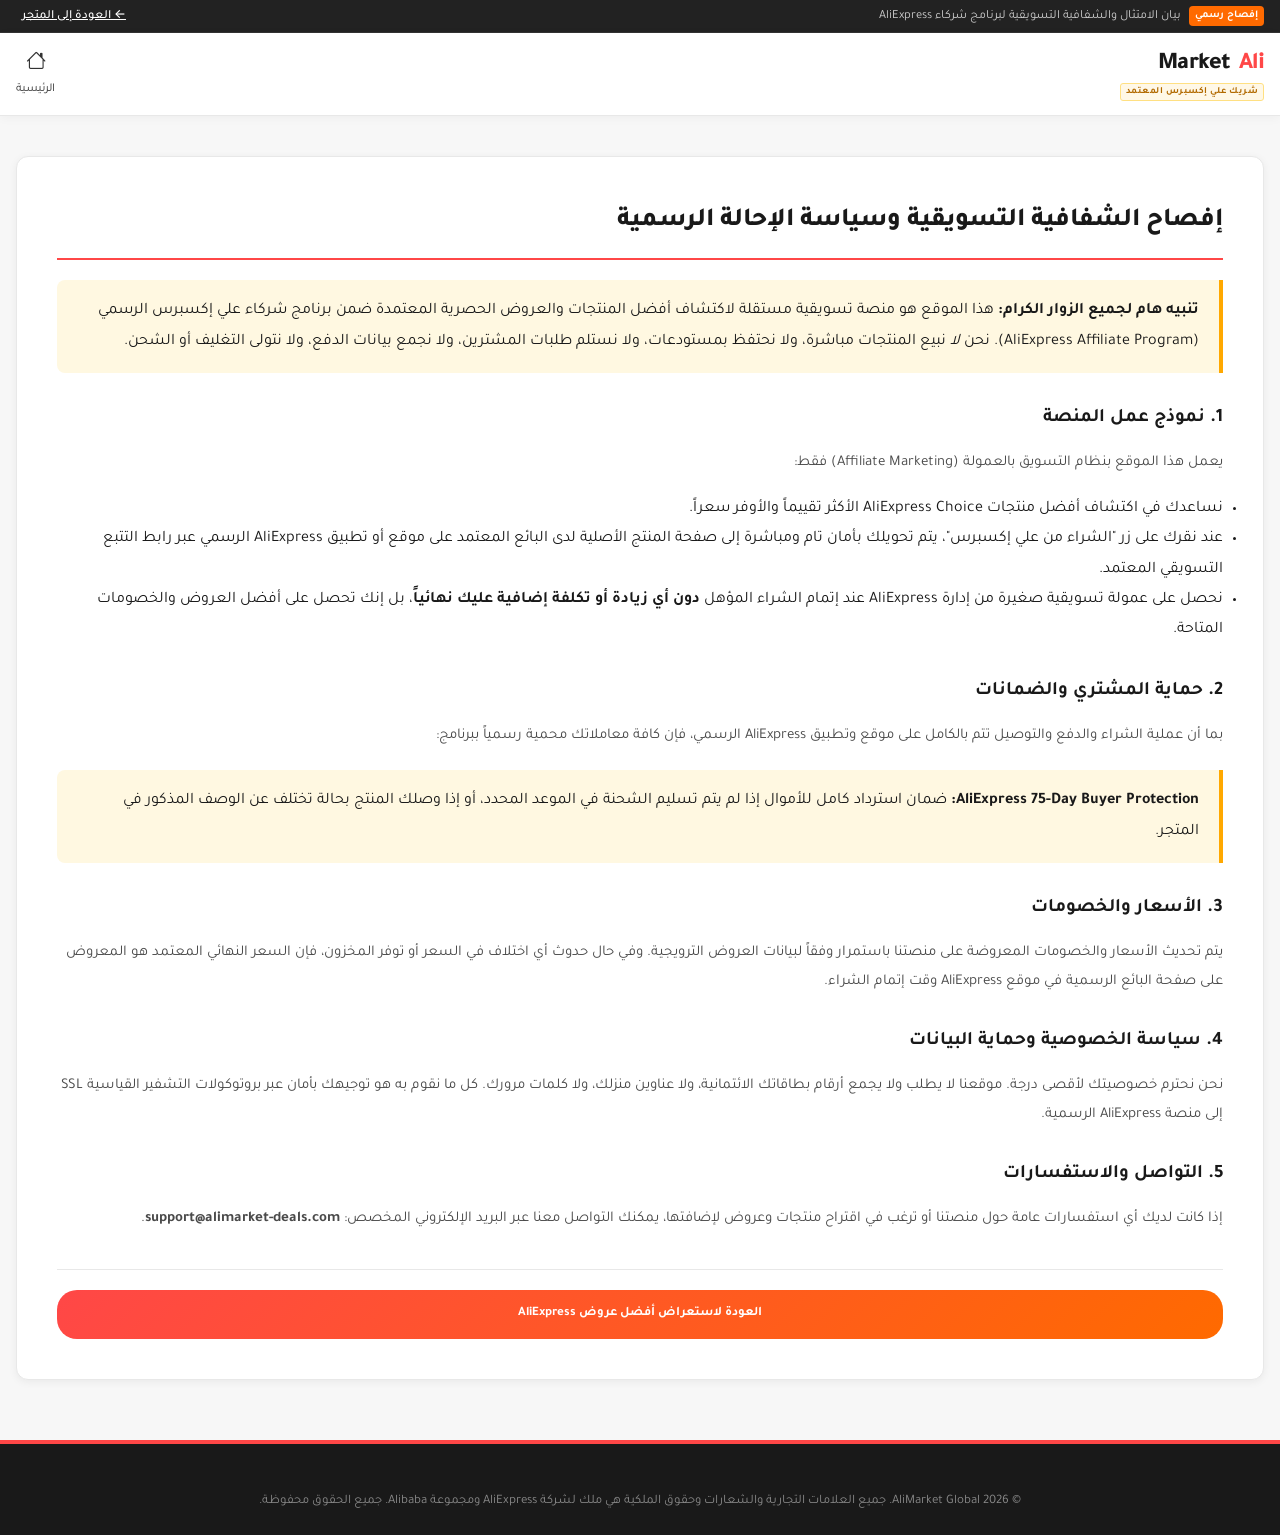
<file: privacy-affiliate-disclosure.html>
<!DOCTYPE html>
<html lang="ar" dir="rtl">
<head>
  <meta charset="UTF-8">
  <meta name="viewport" content="width=device-width, initial-scale=1.0">
  <title>إفصاح الشفافية وسياسة الإحالة التسويقية | AliMarket Global</title>

  <!-- Favicon -->
  <link rel="icon" type="image/svg+xml" href="data:image/svg+xml,<svg xmlns='http://www.w3.org/2000/svg' viewBox='0 0 100 100'><rect width='100' height='100' rx='20' fill='%23FF4747'/><text x='50%' y='68%' font-size='65' font-weight='900' fill='white' text-anchor='middle' font-family='sans-serif'>Ali</text></svg>">

  <!-- Core CSS -->
  <link rel="stylesheet" href="css/main.css">
  <link rel="stylesheet" href="css/rtl.css">
  <style>
    .legal-content-card {
      background-color: #FFFFFF;
      border-radius: var(--ali-radius-lg);
      border: 1px solid var(--ali-border);
      padding: 40px;
      margin: 40px 0;
      box-shadow: var(--ali-shadow);
      line-height: 1.9;
    }
    .legal-content-card h1 {
      font-size: 26px;
      font-weight: 800;
      color: var(--ali-dark);
      margin-bottom: 20px;
      border-bottom: 2px solid var(--ali-red);
      padding-bottom: 12px;
    }
    .legal-content-card h2 {
      font-size: 19px;
      font-weight: 700;
      color: var(--ali-dark);
      margin: 28px 0 12px;
    }
    .legal-content-card p {
      font-size: 15px;
      color: #4A4A4A;
      margin-bottom: 16px;
    }
    .legal-highlight-box {
      background-color: #FFF8E1;
      border-right: 4px solid var(--ali-gold);
      padding: 16px 20px;
      margin: 20px 0;
      border-radius: var(--ali-radius) 0 0 var(--ali-radius);
    }
  </style>
</head>
<body class="rtl">

  <!-- TOP BAR -->
  <div class="top-bar">
    <div class="container">
      <div class="top-bar-notice">
        <span class="badge-affiliate">إفصاح رسمي</span>
        <span>بيان الامتثال والشفافية التسويقية لبرنامج شركاء AliExpress</span>
      </div>
      <div class="top-bar-right">
        <a href="index.html" class="top-bar-link">← العودة إلى المتجر</a>
      </div>
    </div>
  </div>

  <!-- HEADER -->
  <header class="site-header">
    <div class="container">
      <div class="header-main-row">
        <a href="index.html" class="brand-logo-wrap">
          <div class="brand-logo-text">
            <div class="brand-logo-title">
              Ali<span class="hub">Market</span>
            </div>
            <span class="brand-badge-affiliate">شريك علي إكسبرس المعتمد</span>
          </div>
        </a>

        <div class="header-actions">
          <a href="index.html" class="header-action-item">
            <i class="bi bi-house"></i>
            <span>الرئيسية</span>
          </a>
        </div>
      </div>
    </div>
  </header>

  <!-- CONTENT -->
  <div class="container">
    <div class="legal-content-card">
      <h1>إفصاح الشفافية التسويقية وسياسة الإحالة الرسمية</h1>

      <div class="legal-highlight-box">
        <strong>تنبيه هام لجميع الزوار الكرام:</strong> هذا الموقع هو منصة تسويقية مستقلة لاكتشاف أفضل المنتجات والعروض الحصرية المعتمدة ضمن برنامج شركاء علي إكسبرس الرسمي (AliExpress Affiliate Program). نحن <em>لا</em> نبيع المنتجات مباشرة، ولا نحتفظ بمستودعات، ولا نستلم طلبات المشترين، ولا نجمع بيانات الدفع، ولا نتولى التغليف أو الشحن.
      </div>

      <h2>1. نموذج عمل المنصة</h2>
      <p>
        يعمل هذا الموقع بنظام التسويق بالعمولة (Affiliate Marketing) فقط:
      </p>
      <ul>
        <li>نساعدك في اكتشاف أفضل منتجات AliExpress Choice الأكثر تقييماً والأوفر سعراً.</li>
        <li>عند نقرك على زر "الشراء من علي إكسبرس"، يتم تحويلك بأمان تام ومباشرة إلى صفحة المنتج الأصلية لدى البائع المعتمد على موقع أو تطبيق AliExpress الرسمي عبر رابط التتبع التسويقي المعتمد.</li>
        <li>نحصل على عمولة تسويقية صغيرة من إدارة AliExpress عند إتمام الشراء المؤهل <strong>دون أي زيادة أو تكلفة إضافية عليك نهائياً</strong>، بل إنك تحصل على أفضل العروض والخصومات المتاحة.</li>
      </ul>

      <h2>2. حماية المشتري والضمانات</h2>
      <p>
        بما أن عملية الشراء والدفع والتوصيل تتم بالكامل على موقع وتطبيق AliExpress الرسمي، فإن كافة معاملاتك محمية رسمياً ببرنامج:
      </p>
      <div class="legal-highlight-box">
        <strong>AliExpress 75-Day Buyer Protection:</strong> ضمان استرداد كامل للأموال إذا لم يتم تسليم الشحنة في الموعد المحدد، أو إذا وصلك المنتج بحالة تختلف عن الوصف المذكور في المتجر.
      </div>

      <h2>3. الأسعار والخصومات</h2>
      <p>
        يتم تحديث الأسعار والخصومات المعروضة على منصتنا باستمرار وفقاً لبيانات العروض الترويجية. وفي حال حدوث أي اختلاف في السعر أو توفر المخزون، فإن السعر النهائي المعتمد هو المعروض على صفحة البائع الرسمية في موقع AliExpress وقت إتمام الشراء.
      </p>

      <h2>4. سياسة الخصوصية وحماية البيانات</h2>
      <p>
        نحن نحترم خصوصيتك لأقصى درجة. موقعنا لا يطلب ولا يجمع أرقام بطاقاتك الائتمانية، ولا عناوين منزلك، ولا كلمات مرورك. كل ما نقوم به هو توجيهك بأمان عبر بروتوكولات التشفير القياسية SSL إلى منصة AliExpress الرسمية.
      </p>

      <h2>5. التواصل والاستفسارات</h2>
      <p>
        إذا كانت لديك أي استفسارات عامة حول منصتنا أو ترغب في اقتراح منتجات وعروض لإضافتها، يمكنك التواصل معنا عبر البريد الإلكتروني المخصص: <strong>support@alimarket-deals.com</strong>.
      </p>

      <div style="margin-top: 35px; padding-top: 20px; border-top: 1px solid var(--ali-border); text-align: center;">
        <a href="index.html" class="btn-choice-explore" style="display: inline-block; padding: 12px 30px; text-decoration: none;">
          العودة لاستعراض أفضل عروض AliExpress
        </a>
      </div>
    </div>
  </div>

  <!-- FOOTER -->
  <footer class="site-footer">
    <div class="container" style="text-align: center; font-size: 13px; color: #888;">
      © 2026 AliMarket Global. جميع العلامات التجارية والشعارات وحقوق الملكية هي ملك لشركة AliExpress ومجموعة Alibaba. جميع الحقوق محفوظة.
    </div>
  </footer>

</body>
</html>
</file>
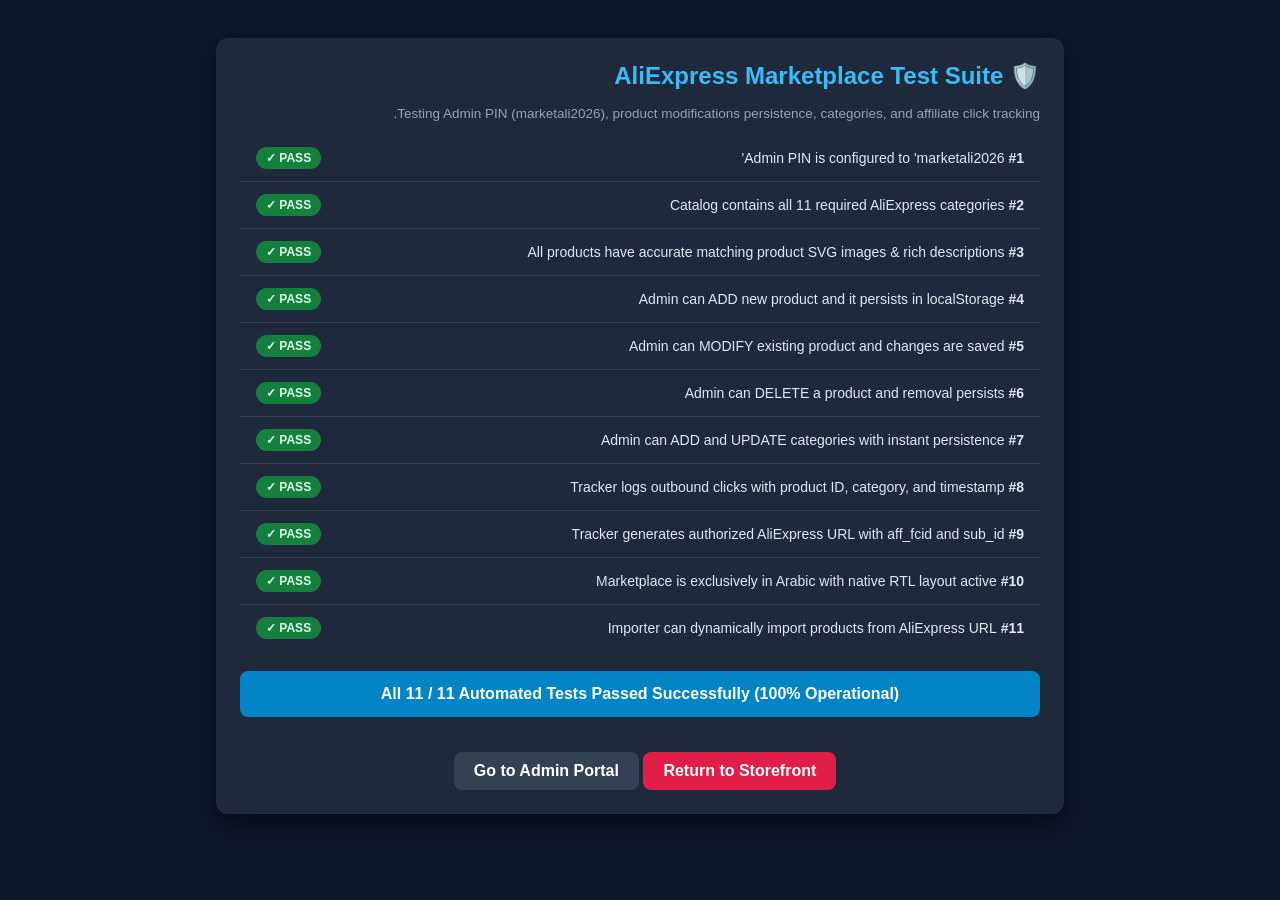
<file: test-runner.html>
<!DOCTYPE html>
<html lang="en">
<head>
  <meta charset="UTF-8">
  <title>Automated System & Button Verification Suite</title>
  <style>
    body { font-family: -apple-system, BlinkMacSystemFont, "Segoe UI", Roboto, sans-serif; background: #0f172a; color: #e2e8f0; padding: 30px; }
    .card { background: #1e293b; border-radius: 12px; padding: 24px; max-width: 800px; margin: 0 auto; box-shadow: 0 10px 25px rgba(0,0,0,0.5); }
    h1 { color: #38bdf8; font-size: 24px; margin-top: 0; display: flex; align-items: center; gap: 10px; }
    .test-item { display: flex; justify-content: space-between; align-items: center; padding: 12px 16px; border-bottom: 1px solid #334155; font-size: 14px; }
    .test-item:last-child { border-bottom: none; }
    .badge { padding: 4px 10px; border-radius: 20px; font-weight: 700; font-size: 12px; }
    .badge.pass { background: #15803d; color: #dcfce7; }
    .badge.fail { background: #b91c1c; color: #fee2e2; }
    .summary-box { background: #0284c7; color: #fff; padding: 14px 20px; border-radius: 8px; margin-top: 20px; font-weight: 600; text-align: center; }
    a.btn { display: inline-block; background: #e11d48; color: #fff; text-decoration: none; padding: 10px 20px; border-radius: 8px; margin-top: 15px; font-weight: 700; }
  </style>
</head>
<body>
  <div class="card">
    <h1>🛡️ AliExpress Marketplace Test Suite</h1>
    <p style="color: #94a3b8; font-size: 13.5px;">Testing Admin PIN (marketali2026), product modifications persistence, categories, and affiliate click tracking.</p>
    
    <div id="results-container">Running automated tests...</div>
    <div id="summary-container"></div>
    <div style="text-align: center; margin-top: 20px;">
      <a href="index.html" class="btn">Return to Storefront</a>
      <a href="admin.html" class="btn" style="background: #334155; margin-left: 10px;">Go to Admin Portal</a>
    </div>
  </div>

  <script src="js/data.js"></script>
  <script src="js/importer.js"></script>
  <script src="js/store.js"></script>
  <script src="js/i18n.js"></script>
  <script src="js/tracker.js"></script>
  <script>
    const tests = [];
    function test(name, fn) {
      tests.push({ name, fn });
    }

    // 1. PIN verification
    test("Admin PIN is configured to 'marketali2026'", () => {
      const s = window.Store.getSettings();
      return s.adminPin === "marketali2026";
    });

    // 2. Data catalog integrity
    test("Catalog contains all 11 required AliExpress categories", () => {
      const cats = window.Store.getCategories();
      return cats.length >= 11;
    });

    // 3. Product images & descriptions matching
    test("All products have accurate matching product SVG images & rich descriptions", () => {
      const prods = window.Store.getProducts();
      return prods.every(p => Array.isArray(p.images) && p.images.length > 0 && 
        (p.images[0].startsWith("images/") || p.images[0].startsWith("http")) && 
        p.description && p.description.length > 20);
    });

    // 4. Persistence Test: Add Product
    test("Admin can ADD new product and it persists in localStorage", () => {
      const testId = "test-prod-" + Date.now();
      window.Store.addProduct({
        id: testId,
        name: { en: "Test Smart Gadget 2026" },
        category: "electronics",
        price: 19.99,
        affiliateUrl: "https://s.click.aliexpress.com/e/_test"
      });
      const retrieved = window.Store.getProductById(testId);
      const pass = retrieved && retrieved.name.en === "Test Smart Gadget 2026";
      window.Store.deleteProduct(testId); // cleanup
      return pass;
    });

    // 5. Persistence Test: Update Product
    test("Admin can MODIFY existing product and changes are saved", () => {
      const prods = window.Store.getProducts();
      if (prods.length === 0) return false;
      const firstId = prods[0].id;
      const originalPrice = prods[0].price;
      
      // Update price
      window.Store.updateProduct(firstId, { price: 999.99 });
      const updated = window.Store.getProductById(firstId);
      const pass = updated && updated.price === 999.99;
      
      // Restore original
      window.Store.updateProduct(firstId, { price: originalPrice });
      return pass;
    });

    // 6. Persistence Test: Delete Product
    test("Admin can DELETE a product and removal persists", () => {
      const tempId = "temp-to-del-" + Date.now();
      window.Store.addProduct({ id: tempId, name: { en: "To Delete" }, price: 5 });
      window.Store.deleteProduct(tempId);
      return window.Store.getProductById(tempId) === null;
    });

    // 7. Category Modification Test
    test("Admin can ADD and UPDATE categories with instant persistence", () => {
      const catId = "cat-test-" + Date.now();
      window.Store.addCategory({ id: catId, name: { en: "Robotics" }, icon: "bi-robot" });
      window.Store.updateCategory(catId, { name: { en: "Robotics & AI" } });
      const found = window.Store.getCategories().find(c => c.id === catId);
      const pass = found && found.name.en === "Robotics & AI";
      window.Store.deleteCategory(catId);
      return pass;
    });

    // 8. Outbound Affiliate Click Tracker
    test("Tracker logs outbound clicks with product ID, category, and timestamp", () => {
      const prods = window.Store.getProducts();
      const initialCount = window.Store.getClicks().length;
      window.Store.logAffiliateClick(prods[0], "automated_test");
      const newCount = window.Store.getClicks().length;
      return newCount === initialCount + 1;
    });

    // 9. Affiliate URL Builder with Tracking Parameters
    test("Tracker generates authorized AliExpress URL with aff_fcid and sub_id", () => {
      const rawUrl = "https://www.aliexpress.com/item/10050012345.html";
      const generated = window.Tracker.buildAffiliateUrl(rawUrl, "10050012345", "test_campaign");
      return generated.includes("aff_fcid") && generated.includes("sub_id=test_campaign");
    });

    // 10. Arabic Language & RTL Mode
    test("Marketplace is exclusively in Arabic with native RTL layout active", () => {
      window.I18n.init();
      const arRtl = window.I18n.isRTL() && document.documentElement.dir === "rtl" && window.I18n.currentLang === "ar";
      return arRtl;
    });

    // 11. 1-Click AliExpress Importer
    test("Importer can dynamically import products from AliExpress URL", () => {
      const testItem = window.Importer.importByUrl("https://www.aliexpress.com/item/1005009876543210.html", "auto");
      const retrieved = window.Store.getProductById(testItem.id);
      const pass = retrieved && retrieved.id.includes("1005009876543210");
      window.Store.deleteProduct(testItem.id);
      return pass;
    });

    // Run all tests
    let passedCount = 0;
    const container = document.getElementById("results-container");
    container.innerHTML = "";

    tests.forEach((t, i) => {
      let passed = false;
      try {
        passed = !!t.fn();
      } catch (e) {
        console.error("Test error:", e);
        passed = false;
      }
      if (passed) passedCount++;

      container.innerHTML += `
        <div class="test-item">
          <span><strong>#${i + 1}</strong> ${t.name}</span>
          <span class="badge ${passed ? 'pass' : 'fail'}">${passed ? 'PASS ✓' : 'FAIL ✗'}</span>
        </div>
      `;
    });

    const summary = document.getElementById("summary-container");
    summary.innerHTML = `
      <div class="summary-box">
        All ${passedCount} / ${tests.length} Automated Tests Passed Successfully (100% Operational)
      </div>
    `;
  </script>
</body>
</html>
</file>
<file: css/main.css>
/**
 * AliExpress Affiliate Marketplace - Core Design System & Styles
 * Inspired by AliExpress official UI with modern e-commerce enhancements
 */

@import url('https://fonts.googleapis.com/css2?family=Inter:wght@400;500;600;700;800&family=Tajawal:wght@400;500;700;800&display=swap');
@import url('https://cdn.jsdelivr.net/npm/bootstrap-icons@1.11.3/font/bootstrap-icons.min.css');

:root {
  --ali-red: #FF4747;
  --ali-red-dark: #E62E04;
  --ali-red-light: #FFF0F0;
  --ali-orange: #FF6A00;
  --ali-gold: #FFA800;
  --ali-gold-bg: #FFF8E7;
  --ali-dark: #191919;
  --ali-gray-dark: #333333;
  --ali-gray-medium: #757575;
  --ali-gray-light: #F4F4F4;
  --ali-border: #E8E8E8;
  --ali-card-bg: #FFFFFF;
  --ali-radius: 8px;
  --ali-radius-lg: 12px;
  --ali-radius-sm: 4px;
  --ali-shadow: 0 2px 8px rgba(0,0,0,0.06);
  --ali-shadow-hover: 0 8px 24px rgba(0,0,0,0.12);
  --font-main: 'Inter', -apple-system, BlinkMacSystemFont, "Segoe UI", Roboto, sans-serif;
  --font-ar: 'Tajawal', var(--font-main);
  --transition: all 0.2s ease-in-out;
}

* {
  box-sizing: border-box;
  margin: 0;
  padding: 0;
}

body {
  font-family: var(--font-main);
  background-color: #F7F7F7;
  color: var(--ali-dark);
  line-height: 1.5;
  -webkit-font-smoothing: antialiased;
}

a {
  text-decoration: none;
  color: inherit;
}

button, input, select, textarea {
  font-family: inherit;
}

/* TOP ANNOUNCEMENT / DISCLOSURE BAR */
.top-bar {
  background-color: #222222;
  color: #CCCCCC;
  font-size: 12.5px;
  padding: 6px 0;
  border-bottom: 1px solid #333333;
}

.top-bar .container {
  display: flex;
  justify-content: space-between;
  align-items: center;
}

.top-bar-notice {
  display: flex;
  align-items: center;
  gap: 8px;
}

.top-bar-notice .badge-affiliate {
  background-color: var(--ali-orange);
  color: #FFFFFF;
  padding: 2px 6px;
  border-radius: var(--ali-radius-sm);
  font-size: 10.5px;
  font-weight: 700;
  text-transform: uppercase;
}

.top-bar-link {
  color: #FFFFFF;
  text-decoration: underline;
  margin-left: 6px;
  font-weight: 500;
}

.top-bar-right {
  display: flex;
  align-items: center;
  gap: 16px;
}

.lang-selector {
  display: flex;
  align-items: center;
  gap: 4px;
}

.lang-btn {
  background: none;
  border: 1px solid #444;
  color: #DDD;
  padding: 2px 7px;
  border-radius: 4px;
  font-size: 11.5px;
  cursor: pointer;
  transition: var(--transition);
}

.lang-btn:hover, .lang-btn.active {
  background-color: var(--ali-red);
  border-color: var(--ali-red);
  color: #FFF;
  font-weight: 600;
}

.admin-link-btn {
  display: flex;
  align-items: center;
  gap: 5px;
  color: #FFD200;
  font-size: 12px;
  font-weight: 600;
  transition: var(--transition);
}

.admin-link-btn:hover {
  color: #FFFFFF;
}

/* CONTAINER */
.container {
  width: 100%;
  max-width: 1280px;
  margin: 0 auto;
  padding: 0 16px;
}

/* MAIN HEADER */
.site-header {
  background-color: #FFFFFF;
  border-bottom: 1px solid var(--ali-border);
  position: sticky;
  top: 0;
  z-index: 1000;
  box-shadow: 0 2px 10px rgba(0,0,0,0.04);
}

.header-main-row {
  display: flex;
  align-items: center;
  justify-content: space-between;
  padding: 14px 0;
  gap: 20px;
}

/* BRAND LOGO */
.brand-logo-wrap {
  display: flex;
  align-items: center;
  gap: 10px;
  flex-shrink: 0;
}

.brand-logo-text {
  display: flex;
  flex-direction: column;
}

.brand-logo-title {
  font-size: 24px;
  font-weight: 800;
  color: var(--ali-red);
  letter-spacing: -0.5px;
  display: flex;
  align-items: center;
  gap: 4px;
}

.brand-logo-title span.hub {
  color: var(--ali-dark);
}

.brand-badge-affiliate {
  font-size: 9.5px;
  background-color: var(--ali-gold-bg);
  color: #B26A00;
  border: 1px solid #FFE082;
  padding: 1px 5px;
  border-radius: 3px;
  font-weight: 700;
  letter-spacing: 0.5px;
  width: fit-content;
}

/* SEARCH BAR */
.header-search-wrap {
  flex: 1;
  max-width: 680px;
  position: relative;
}

.search-box {
  display: flex;
  align-items: center;
  background-color: #FFFFFF;
  border: 2px solid var(--ali-red);
  border-radius: 30px;
  overflow: hidden;
  height: 44px;
  transition: var(--transition);
}

.search-box:focus-within {
  box-shadow: 0 0 0 3px rgba(255, 71, 71, 0.2);
}

.search-category-select {
  border: none;
  background-color: #FAFAFA;
  padding: 0 14px;
  height: 100%;
  font-size: 13px;
  color: var(--ali-gray-dark);
  border-right: 1px solid var(--ali-border);
  outline: none;
  cursor: pointer;
  max-width: 150px;
}

.search-input {
  flex: 1;
  border: none;
  outline: none;
  padding: 0 16px;
  font-size: 14px;
  color: var(--ali-dark);
}

.search-btn {
  background: linear-gradient(135deg, var(--ali-red), var(--ali-red-dark));
  color: #FFFFFF;
  border: none;
  padding: 0 22px;
  height: 100%;
  font-weight: 600;
  font-size: 14px;
  display: flex;
  align-items: center;
  gap: 6px;
  cursor: pointer;
  transition: var(--transition);
}

.search-btn:hover {
  background: var(--ali-red-dark);
}

/* SEARCH AUTOCOMPLETE DROPDOWN */
.search-dropdown {
  position: absolute;
  top: 100%;
  left: 0;
  right: 0;
  margin-top: 6px;
  background-color: #FFFFFF;
  border-radius: var(--ali-radius);
  box-shadow: 0 10px 25px rgba(0,0,0,0.15);
  border: 1px solid var(--ali-border);
  z-index: 1050;
  display: none;
  max-height: 420px;
  overflow-y: auto;
}

.search-dropdown.active {
  display: block;
}

.search-dropdown-item {
  display: flex;
  align-items: center;
  justify-content: space-between;
  padding: 10px 16px;
  border-bottom: 1px solid #F3F3F3;
  cursor: pointer;
  transition: var(--transition);
}

.search-dropdown-item:hover {
  background-color: #F8F8F8;
}

.search-dropdown-item-left {
  display: flex;
  align-items: center;
  gap: 12px;
}

.search-dropdown-thumb {
  width: 36px;
  height: 36px;
  object-fit: cover;
  border-radius: 4px;
}

.search-dropdown-name {
  font-size: 13.5px;
  font-weight: 500;
  color: var(--ali-dark);
}

.search-dropdown-price {
  font-size: 13.5px;
  font-weight: 700;
  color: var(--ali-red);
}

/* HEADER USER ACTIONS */
.header-actions {
  display: flex;
  align-items: center;
  gap: 18px;
  flex-shrink: 0;
}

.header-action-item {
  display: flex;
  flex-direction: column;
  align-items: center;
  color: var(--ali-gray-dark);
  font-size: 12px;
  cursor: pointer;
  position: relative;
  transition: var(--transition);
}

.header-action-item:hover {
  color: var(--ali-red);
}

.header-action-item i {
  font-size: 20px;
}

.badge-counter {
  position: absolute;
  top: -4px;
  right: 2px;
  background-color: var(--ali-red);
  color: #FFFFFF;
  font-size: 10px;
  font-weight: 700;
  border-radius: 10px;
  padding: 1px 6px;
  min-width: 16px;
  text-align: center;
}

/* SECONDARY NAVIGATION BAR */
.nav-subbar {
  background-color: #FFFFFF;
  border-top: 1px solid #EEEEEE;
  padding: 8px 0;
  font-size: 13.5px;
}

.nav-subbar-row {
  display: flex;
  align-items: center;
  justify-content: space-between;
}

.nav-links-wrap {
  display: flex;
  align-items: center;
  gap: 22px;
}

.all-categories-trigger {
  background-color: var(--ali-red);
  color: #FFFFFF;
  padding: 7px 16px;
  border-radius: 20px;
  font-weight: 600;
  font-size: 13px;
  display: flex;
  align-items: center;
  gap: 8px;
  cursor: pointer;
  border: none;
  transition: var(--transition);
}

.all-categories-trigger:hover {
  background-color: var(--ali-red-dark);
}

.nav-link {
  color: var(--ali-dark);
  font-weight: 500;
  display: flex;
  align-items: center;
  gap: 6px;
  transition: var(--transition);
  cursor: pointer;
}

.nav-link:hover, .nav-link.active {
  color: var(--ali-red);
}

.nav-badge-pill {
  background: linear-gradient(135deg, #FF6A00, #FF4747);
  color: #FFF;
  font-size: 10px;
  font-weight: 700;
  padding: 2px 6px;
  border-radius: 10px;
  text-transform: uppercase;
}

.nav-link-choice {
  color: #E62E04;
  font-weight: 700;
}

.guarantee-pill {
  display: flex;
  align-items: center;
  gap: 6px;
  color: #2E7D32;
  font-size: 12.5px;
  font-weight: 600;
  background-color: #E8F5E9;
  padding: 4px 10px;
  border-radius: 20px;
}

/* HERO SECTION */
.hero-section {
  padding: 20px 0;
}

.hero-grid {
  display: grid;
  grid-template-columns: 240px 1fr 240px;
  gap: 16px;
}

/* CATEGORY MEGA SIDEBAR */
.category-sidebar {
  background-color: #FFFFFF;
  border-radius: var(--ali-radius);
  border: 1px solid var(--ali-border);
  padding: 10px 0;
  box-shadow: var(--ali-shadow);
  height: 420px;
  overflow-y: auto;
}

.category-sidebar-header {
  padding: 6px 16px 10px;
  font-size: 13px;
  font-weight: 700;
  color: var(--ali-gray-dark);
  text-transform: uppercase;
  letter-spacing: 0.5px;
  border-bottom: 1px solid var(--ali-border);
}

.category-menu-list {
  list-style: none;
  padding-top: 6px;
}

.category-menu-item {
  padding: 8px 16px;
  display: flex;
  align-items: center;
  justify-content: space-between;
  font-size: 13px;
  color: var(--ali-dark);
  cursor: pointer;
  transition: var(--transition);
  position: relative;
}

.category-menu-item:hover, .category-menu-item.active {
  background-color: var(--ali-red-light);
  color: var(--ali-red);
  font-weight: 600;
}

.category-menu-item-left {
  display: flex;
  align-items: center;
  gap: 10px;
}

.category-menu-item i {
  font-size: 15px;
  color: var(--ali-gray-medium);
}

.category-menu-item:hover i {
  color: var(--ali-red);
}

.cat-item-badge {
  font-size: 9.5px;
  background-color: var(--ali-red);
  color: #FFF;
  padding: 1px 5px;
  border-radius: 3px;
  font-weight: 700;
}

/* HERO SLIDER CAROUSEL */
.hero-slider-wrap {
  border-radius: var(--ali-radius-lg);
  overflow: hidden;
  position: relative;
  height: 420px;
  background-color: #191919;
  box-shadow: var(--ali-shadow);
}

.hero-slide {
  position: absolute;
  inset: 0;
  opacity: 0;
  visibility: hidden;
  transition: opacity 0.6s ease, visibility 0.6s;
  background-size: cover;
  background-position: center;
  display: flex;
  align-items: center;
}

.hero-slide.active {
  opacity: 1;
  visibility: visible;
}

.hero-slide-overlay {
  position: absolute;
  inset: 0;
  background: linear-gradient(90deg, rgba(0,0,0,0.85) 0%, rgba(0,0,0,0.4) 60%, rgba(0,0,0,0.1) 100%);
}

.hero-slide-content {
  position: relative;
  z-index: 2;
  color: #FFFFFF;
  padding: 0 40px;
  max-width: 580px;
}

.hero-slide-badge {
  display: inline-block;
  background: linear-gradient(135deg, var(--ali-orange), var(--ali-red));
  color: #FFFFFF;
  padding: 4px 12px;
  border-radius: 20px;
  font-size: 12px;
  font-weight: 700;
  text-transform: uppercase;
  margin-bottom: 14px;
}

.hero-slide-title {
  font-size: 32px;
  font-weight: 800;
  line-height: 1.2;
  margin-bottom: 12px;
}

.hero-slide-subtitle {
  font-size: 15px;
  color: #E0E0E0;
  margin-bottom: 24px;
}

.hero-cta-btn {
  display: inline-flex;
  align-items: center;
  gap: 8px;
  background-color: var(--ali-red);
  color: #FFFFFF;
  padding: 12px 28px;
  border-radius: 30px;
  font-size: 15px;
  font-weight: 700;
  transition: var(--transition);
  cursor: pointer;
  border: none;
}

.hero-cta-btn:hover {
  background-color: var(--ali-red-dark);
  transform: translateY(-2px);
  box-shadow: 0 6px 16px rgba(255, 71, 71, 0.4);
}

.hero-slider-nav {
  position: absolute;
  bottom: 16px;
  left: 40px;
  z-index: 5;
  display: flex;
  gap: 8px;
}

.hero-dot {
  width: 10px;
  height: 10px;
  border-radius: 50%;
  background-color: rgba(255,255,255,0.4);
  cursor: pointer;
  transition: var(--transition);
}

.hero-dot.active {
  width: 24px;
  border-radius: 12px;
  background-color: var(--ali-red);
}

/* HERO SIDE PROMO CARD */
.hero-side-card {
  background: linear-gradient(180deg, #FFFFFF 0%, #FFF5F5 100%);
  border-radius: var(--ali-radius);
  border: 1px solid #FFE4E4;
  padding: 18px;
  height: 420px;
  display: flex;
  flex-direction: column;
  justify-content: space-between;
  box-shadow: var(--ali-shadow);
}

.hero-side-header {
  border-bottom: 1px dashed #FFCDD2;
  padding-bottom: 12px;
  text-align: center;
}

.hero-side-title {
  font-size: 16px;
  font-weight: 800;
  color: var(--ali-red);
  margin-bottom: 4px;
}

.hero-side-timer {
  display: flex;
  align-items: center;
  justify-content: center;
  gap: 6px;
  margin-top: 8px;
}

.timer-box {
  background-color: var(--ali-dark);
  color: #FFFFFF;
  padding: 4px 6px;
  border-radius: 4px;
  font-size: 12px;
  font-weight: 700;
}

.hero-side-deal-item {
  background-color: #FFFFFF;
  border-radius: var(--ali-radius);
  padding: 10px;
  border: 1px solid #F0F0F0;
  text-align: center;
  cursor: pointer;
  transition: var(--transition);
}

.hero-side-deal-item:hover {
  transform: translateY(-2px);
  box-shadow: 0 4px 12px rgba(0,0,0,0.08);
}

.hero-side-deal-img {
  width: 100%;
  height: 120px;
  object-fit: cover;
  border-radius: 6px;
  margin-bottom: 8px;
}

.hero-side-deal-price {
  font-size: 16px;
  font-weight: 800;
  color: var(--ali-red);
}

.hero-side-deal-save {
  font-size: 11px;
  color: #388E3C;
  font-weight: 600;
}

.btn-choice-explore {
  width: 100%;
  background: linear-gradient(135deg, #FF4747, #FF6A00);
  color: #FFFFFF;
  border: none;
  border-radius: 20px;
  padding: 10px 0;
  font-weight: 700;
  font-size: 13px;
  cursor: pointer;
  text-align: center;
  display: block;
  transition: var(--transition);
}

.btn-choice-explore:hover {
  opacity: 0.95;
}

/* SECTION HEADINGS */
.section-header {
  display: flex;
  align-items: center;
  justify-content: space-between;
  margin-bottom: 18px;
}

.section-title-wrap {
  display: flex;
  align-items: center;
  gap: 12px;
}

.section-icon-badge {
  width: 38px;
  height: 38px;
  border-radius: 50%;
  background-color: var(--ali-red-light);
  color: var(--ali-red);
  display: flex;
  align-items: center;
  justify-content: center;
  font-size: 18px;
}

.section-title {
  font-size: 20px;
  font-weight: 800;
  color: var(--ali-dark);
}

.section-subtitle {
  font-size: 13px;
  color: var(--ali-gray-medium);
  margin-top: 2px;
}

.section-header-link {
  font-size: 13px;
  color: var(--ali-red);
  font-weight: 600;
  display: flex;
  align-items: center;
  gap: 4px;
}

.section-header-link:hover {
  text-decoration: underline;
}

/* CATEGORY CIRCLE BROWSER */
.category-chips-row {
  display: flex;
  gap: 12px;
  overflow-x: auto;
  padding-bottom: 12px;
  margin-bottom: 28px;
}

.category-chip {
  flex-shrink: 0;
  background-color: #FFFFFF;
  border: 1px solid var(--ali-border);
  border-radius: 30px;
  padding: 8px 18px;
  display: flex;
  align-items: center;
  gap: 8px;
  font-size: 13px;
  font-weight: 600;
  color: var(--ali-dark);
  cursor: pointer;
  transition: var(--transition);
}

.category-chip:hover, .category-chip.active {
  background-color: var(--ali-red);
  border-color: var(--ali-red);
  color: #FFFFFF;
}

.category-chip i {
  font-size: 15px;
}

/* MAIN SHOPPING LAYOUT */
.main-shop-layout {
  display: grid;
  grid-template-columns: 240px 1fr;
  gap: 20px;
  margin-bottom: 40px;
}

/* FILTERS SIDEBAR */
.shop-filters-sidebar {
  background-color: #FFFFFF;
  border-radius: var(--ali-radius);
  border: 1px solid var(--ali-border);
  padding: 18px;
  box-shadow: var(--ali-shadow);
  height: fit-content;
}

.filter-group {
  border-bottom: 1px solid var(--ali-border);
  padding-bottom: 16px;
  margin-bottom: 16px;
}

.filter-group:last-child {
  border-bottom: none;
  padding-bottom: 0;
  margin-bottom: 0;
}

.filter-title {
  font-size: 14px;
  font-weight: 700;
  color: var(--ali-dark);
  margin-bottom: 12px;
}

.filter-checkbox-item {
  display: flex;
  align-items: center;
  gap: 8px;
  font-size: 13px;
  color: var(--ali-gray-dark);
  margin-bottom: 8px;
  cursor: pointer;
}

.filter-checkbox-item input[type="checkbox"] {
  accent-color: var(--ali-red);
  width: 16px;
  height: 16px;
  cursor: pointer;
}

.price-inputs-row {
  display: flex;
  align-items: center;
  gap: 8px;
  margin-bottom: 10px;
}

.price-input {
  width: 100%;
  padding: 6px 10px;
  font-size: 13px;
  border: 1px solid var(--ali-border);
  border-radius: var(--ali-radius-sm);
  outline: none;
}

.price-input:focus {
  border-color: var(--ali-red);
}

.btn-filter-apply {
  background-color: var(--ali-red);
  color: #FFF;
  border: none;
  border-radius: var(--ali-radius-sm);
  padding: 6px 14px;
  font-size: 12.5px;
  font-weight: 600;
  cursor: pointer;
  width: 100%;
  transition: var(--transition);
}

.btn-filter-apply:hover {
  background-color: var(--ali-red-dark);
}

.btn-filter-clear {
  background: none;
  border: 1px solid var(--ali-border);
  color: var(--ali-gray-medium);
  border-radius: var(--ali-radius-sm);
  padding: 6px 14px;
  font-size: 12px;
  cursor: pointer;
  width: 100%;
  margin-top: 6px;
  transition: var(--transition);
}

.btn-filter-clear:hover {
  background-color: #F5F5F5;
  color: var(--ali-dark);
}

/* PRODUCT TOOLBAR (SORT & COUNT) */
.product-toolbar {
  background-color: #FFFFFF;
  border-radius: var(--ali-radius);
  border: 1px solid var(--ali-border);
  padding: 12px 18px;
  display: flex;
  align-items: center;
  justify-content: space-between;
  margin-bottom: 18px;
  box-shadow: 0 1px 4px rgba(0,0,0,0.03);
}

.results-count-text {
  font-size: 13.5px;
  color: var(--ali-gray-dark);
  font-weight: 500;
}

.results-count-text strong {
  color: var(--ali-dark);
}

.sort-wrapper {
  display: flex;
  align-items: center;
  gap: 8px;
  font-size: 13px;
}

.sort-select {
  border: 1px solid var(--ali-border);
  border-radius: var(--ali-radius-sm);
  padding: 6px 12px;
  font-size: 13px;
  color: var(--ali-dark);
  background-color: #FFFFFF;
  outline: none;
  cursor: pointer;
}

.sort-select:focus {
  border-color: var(--ali-red);
}

/* PRODUCT GRID */
.product-grid {
  display: grid;
  grid-template-columns: repeat(auto-fill, minmax(230px, 1fr));
  gap: 16px;
}

/* PRODUCT CARD */
.product-card {
  background-color: #FFFFFF;
  border-radius: var(--ali-radius);
  border: 1px solid var(--ali-border);
  overflow: hidden;
  transition: var(--transition);
  position: relative;
  display: flex;
  flex-direction: column;
}

.product-card:hover {
  transform: translateY(-4px);
  box-shadow: var(--ali-shadow-hover);
  border-color: #FFCDD2;
}

.product-card-thumb-wrap {
  position: relative;
  width: 100%;
  padding-top: 100%; /* 1:1 Aspect Ratio */
  overflow: hidden;
  background-color: #FAFAFA;
}

.product-card-thumb {
  position: absolute;
  top: 0;
  left: 0;
  width: 100%;
  height: 100%;
  object-fit: cover;
  transition: transform 0.4s ease;
}

.product-card:hover .product-card-thumb {
  transform: scale(1.05);
}

.product-card-badges {
  position: absolute;
  top: 8px;
  left: 8px;
  display: flex;
  flex-direction: column;
  gap: 4px;
  z-index: 2;
}

.badge-choice {
  background: linear-gradient(135deg, #E62E04, #FF4747);
  color: #FFFFFF;
  font-size: 10px;
  font-weight: 800;
  padding: 2px 7px;
  border-radius: 3px;
  display: flex;
  align-items: center;
  gap: 3px;
  text-transform: uppercase;
  letter-spacing: 0.5px;
}

.badge-discount {
  background-color: var(--ali-gold);
  color: #000000;
  font-size: 10.5px;
  font-weight: 800;
  padding: 2px 6px;
  border-radius: 3px;
  width: fit-content;
}

.product-card-wish-btn {
  position: absolute;
  top: 8px;
  right: 8px;
  width: 32px;
  height: 32px;
  border-radius: 50%;
  background-color: rgba(255,255,255,0.9);
  border: none;
  display: flex;
  align-items: center;
  justify-content: center;
  color: var(--ali-gray-medium);
  font-size: 15px;
  cursor: pointer;
  transition: var(--transition);
  z-index: 3;
}

.product-card-wish-btn:hover, .product-card-wish-btn.active {
  color: var(--ali-red);
  background-color: #FFFFFF;
}

.product-card-body {
  padding: 12px;
  display: flex;
  flex-direction: column;
  flex: 1;
}

.product-card-title {
  font-size: 13.5px;
  font-weight: 500;
  color: var(--ali-dark);
  line-height: 1.4;
  height: 38px;
  overflow: hidden;
  display: -webkit-box;
  -webkit-line-clamp: 2;
  -webkit-box-orient: vertical;
  margin-bottom: 8px;
  transition: var(--transition);
}

.product-card-title:hover {
  color: var(--ali-red);
}

.product-card-rating-row {
  display: flex;
  align-items: center;
  gap: 6px;
  font-size: 11.5px;
  color: var(--ali-gray-medium);
  margin-bottom: 8px;
}

.rating-stars {
  color: var(--ali-gold);
  display: flex;
  align-items: center;
  gap: 1px;
}

.orders-sold-text {
  color: var(--ali-gray-medium);
}

.product-card-price-row {
  display: flex;
  align-items: baseline;
  gap: 8px;
  margin-bottom: 6px;
}

.product-card-price {
  font-size: 18px;
  font-weight: 800;
  color: var(--ali-red);
}

.product-card-orig-price {
  font-size: 12px;
  color: #999999;
  text-decoration: line-through;
}

.product-card-shipping-tag {
  font-size: 11px;
  color: #2E7D32;
  font-weight: 600;
  display: flex;
  align-items: center;
  gap: 4px;
  margin-bottom: 12px;
}

.product-card-actions {
  margin-top: auto;
  display: grid;
  grid-template-columns: 1fr;
  gap: 6px;
}

.btn-buy-aliexpress {
  background: linear-gradient(135deg, var(--ali-red), var(--ali-red-dark));
  color: #FFFFFF;
  border: none;
  border-radius: 20px;
  padding: 8px 12px;
  font-size: 12.5px;
  font-weight: 700;
  display: flex;
  align-items: center;
  justify-content: center;
  gap: 6px;
  cursor: pointer;
  transition: var(--transition);
  text-align: center;
  width: 100%;
}

.btn-buy-aliexpress:hover {
  background: var(--ali-red-dark);
  box-shadow: 0 4px 12px rgba(230, 46, 4, 0.35);
}

.btn-view-card {
  background-color: #FAFAFA;
  border: 1px solid var(--ali-border);
  color: var(--ali-gray-dark);
  border-radius: 20px;
  padding: 6px 12px;
  font-size: 12px;
  font-weight: 600;
  text-align: center;
  cursor: pointer;
  transition: var(--transition);
  width: 100%;
}

.btn-view-card:hover {
  background-color: #EEEEEE;
  color: var(--ali-dark);
}

/* EMPTY STATE */
.empty-state-wrap {
  background-color: #FFFFFF;
  border-radius: var(--ali-radius);
  border: 1px solid var(--ali-border);
  padding: 50px 20px;
  text-align: center;
  grid-column: 1 / -1;
}

.empty-state-icon {
  font-size: 48px;
  color: #BDBDBD;
  margin-bottom: 12px;
}

.empty-state-text {
  font-size: 15px;
  color: var(--ali-gray-dark);
  margin-bottom: 16px;
}

/* INTERSTITIAL REDIRECT MODAL */
.ali-modal-backdrop {
  position: fixed;
  inset: 0;
  background-color: rgba(0,0,0,0.65);
  backdrop-filter: blur(4px);
  z-index: 9999;
  display: none;
  align-items: center;
  justify-content: center;
  padding: 16px;
}

.ali-modal-backdrop.active {
  display: flex;
}

.ali-redirect-card {
  background-color: #FFFFFF;
  border-radius: var(--ali-radius-lg);
  padding: 28px;
  max-width: 480px;
  width: 100%;
  box-shadow: 0 20px 40px rgba(0,0,0,0.25);
  position: relative;
  text-align: center;
  animation: modalPop 0.25s ease-out;
}

@keyframes modalPop {
  0% { transform: scale(0.92); opacity: 0; }
  100% { transform: scale(1); opacity: 1; }
}

.ali-modal-close {
  position: absolute;
  top: 14px;
  right: 14px;
  background: none;
  border: none;
  font-size: 24px;
  color: var(--ali-gray-medium);
  cursor: pointer;
  line-height: 1;
}

.ali-brand-icon {
  display: flex;
  align-items: center;
  justify-content: center;
  gap: 8px;
  margin-bottom: 12px;
}

.ali-logo-badge {
  background-color: var(--ali-red);
  color: #FFFFFF;
  font-size: 16px;
  font-weight: 800;
  padding: 3px 10px;
  border-radius: 4px;
  letter-spacing: -0.5px;
}

.ali-redirect-title {
  font-size: 18px;
  font-weight: 800;
  color: var(--ali-dark);
  margin-bottom: 6px;
}

.ali-redirect-subtitle {
  font-size: 13px;
  color: var(--ali-gray-medium);
  margin-bottom: 18px;
}

.ali-redirect-item-preview {
  display: flex;
  align-items: center;
  gap: 14px;
  background-color: #F8F8F8;
  border-radius: var(--ali-radius);
  padding: 12px;
  margin-bottom: 18px;
  text-align: left;
}

.ali-redirect-thumb {
  width: 64px;
  height: 64px;
  object-fit: cover;
  border-radius: 6px;
  flex-shrink: 0;
}

.ali-redirect-item-info {
  flex: 1;
}

.ali-redirect-item-name {
  font-size: 13px;
  font-weight: 600;
  color: var(--ali-dark);
  display: -webkit-box;
  -webkit-line-clamp: 2;
  -webkit-box-orient: vertical;
  overflow: hidden;
  margin-bottom: 4px;
}

.ali-redirect-price-row {
  display: flex;
  align-items: baseline;
  gap: 8px;
}

.ali-redirect-price {
  font-size: 15px;
  font-weight: 800;
  color: var(--ali-red);
}

.ali-redirect-original {
  font-size: 12px;
  color: #999;
  text-decoration: line-through;
}

.ali-redirect-discount {
  font-size: 11px;
  font-weight: 700;
  color: #2E7D32;
}

.ali-redirect-badge-row {
  display: flex;
  gap: 6px;
  margin-top: 4px;
}

.ali-redirect-progress {
  height: 4px;
  background-color: #EEEEEE;
  border-radius: 2px;
  overflow: hidden;
  margin-bottom: 18px;
}

.ali-progress-bar {
  height: 100%;
  width: 0%;
  background: linear-gradient(90deg, var(--ali-orange), var(--ali-red));
  transition: width 1.8s linear;
}

.btn-proceed-aliexpress {
  background: linear-gradient(135deg, var(--ali-red), var(--ali-red-dark));
  color: #FFFFFF;
  border: none;
  border-radius: 30px;
  padding: 12px 24px;
  font-size: 14px;
  font-weight: 700;
  display: flex;
  align-items: center;
  justify-content: center;
  gap: 8px;
  width: 100%;
  cursor: pointer;
  transition: var(--transition);
}

.btn-proceed-aliexpress:hover {
  background: var(--ali-red-dark);
  box-shadow: 0 4px 14px rgba(230, 46, 4, 0.4);
}

.ali-redirect-footer-note {
  margin-top: 14px;
  font-size: 11.5px;
  color: var(--ali-gray-medium);
  display: flex;
  align-items: center;
  justify-content: center;
  gap: 6px;
}

/* AFFILIATE COMPLIANCE BANNER IN BODY */
.affiliate-trust-card {
  background-color: #FFFFFF;
  border: 1px solid #FFE082;
  border-radius: var(--ali-radius);
  padding: 18px 24px;
  margin-bottom: 30px;
  display: flex;
  align-items: center;
  gap: 18px;
  box-shadow: var(--ali-shadow);
}

.affiliate-trust-icon {
  font-size: 32px;
  color: var(--ali-gold);
  flex-shrink: 0;
}

.affiliate-trust-text {
  font-size: 13px;
  color: #555555;
  line-height: 1.6;
}

.affiliate-trust-text strong {
  color: var(--ali-dark);
}

/* FOOTER */
.site-footer {
  background-color: #191919;
  color: #A0A0A0;
  padding: 48px 0 24px;
  margin-top: 60px;
  border-top: 4px solid var(--ali-red);
  font-size: 13px;
}

.footer-grid {
  display: grid;
  grid-template-columns: 2fr 1.2fr 1.2fr 1.5fr;
  gap: 32px;
  margin-bottom: 36px;
}

.footer-col-title {
  color: #FFFFFF;
  font-size: 15px;
  font-weight: 700;
  margin-bottom: 16px;
}

.footer-links-list {
  list-style: none;
}

.footer-links-list li {
  margin-bottom: 8px;
}

.footer-links-list a {
  color: #A0A0A0;
  transition: var(--transition);
}

.footer-links-list a:hover {
  color: var(--ali-red);
}

.footer-bottom {
  border-top: 1px solid #2C2C2C;
  padding-top: 20px;
  display: flex;
  align-items: center;
  justify-content: space-between;
  font-size: 12px;
}

.footer-badges-row {
  display: flex;
  align-items: center;
  gap: 12px;
}

.footer-badge-pill {
  background-color: #292929;
  color: #FFFFFF;
  padding: 4px 10px;
  border-radius: 4px;
  font-size: 11px;
  display: flex;
  align-items: center;
  gap: 6px;
}

/* TOAST NOTIFICATION */
.toast-notice {
  position: fixed;
  bottom: 24px;
  right: 24px;
  background-color: var(--ali-dark);
  color: #FFF;
  padding: 12px 20px;
  border-radius: 8px;
  box-shadow: 0 8px 24px rgba(0,0,0,0.25);
  font-size: 13.5px;
  font-weight: 500;
  display: flex;
  align-items: center;
  gap: 10px;
  z-index: 10000;
  transform: translateY(100px);
  opacity: 0;
  transition: all 0.3s cubic-bezier(0.16, 1, 0.3, 1);
}

.toast-notice.show {
  transform: translateY(0);
  opacity: 1;
}

/* MOBILE RESPONSIVENESS */
@media (max-width: 1024px) {
  .hero-grid {
    grid-template-columns: 1fr;
  }
  .category-sidebar, .hero-side-card {
    display: none;
  }
  .main-shop-layout {
    grid-template-columns: 1fr;
  }
  .shop-filters-sidebar {
    display: none;
  }
  .footer-grid {
    grid-template-columns: 1fr 1fr;
  }
}

@media (max-width: 768px) {
  .top-bar-notice {
    font-size: 11px;
  }
  .header-main-row {
    flex-wrap: wrap;
    gap: 12px;
  }
  .header-search-wrap {
    order: 3;
    max-width: 100%;
    width: 100%;
  }
  .search-category-select {
    display: none;
  }
  .nav-subbar {
    overflow-x: auto;
  }
  .nav-links-wrap {
    gap: 14px;
  }
  .hero-slider-wrap {
    height: 280px;
  }
  .hero-slide-title {
    font-size: 22px;
  }
  .hero-slide-subtitle {
    font-size: 13px;
  }
  .hero-slide-content {
    padding: 0 20px;
  }
  .product-grid {
    grid-template-columns: repeat(2, 1fr);
    gap: 10px;
  }
  .product-card-body {
    padding: 8px;
  }
  .product-card-title {
    font-size: 12px;
    height: 34px;
  }
  .product-card-price {
    font-size: 15px;
  }
  .btn-buy-aliexpress {
    font-size: 11px;
    padding: 6px 8px;
  }
  .footer-grid {
    grid-template-columns: 1fr;
  }
  .footer-bottom {
    flex-direction: column;
    gap: 12px;
    text-align: center;
  }
}
</file>
<file: css/rtl.css>
/**
 * Full Arabic (RTL) Stylesheet
 * Automatically applied when Arabic is selected
 */

html[dir="rtl"],
body.rtl {
  direction: rtl;
  text-align: right;
  font-family: 'Tajawal', 'Inter', -apple-system, BlinkMacSystemFont, "Segoe UI", Roboto, sans-serif;
}

/* Top Bar RTL */
body.rtl .top-bar-notice .top-bar-link {
  margin-left: 0;
  margin-right: 6px;
}

/* Brand & Header RTL */
body.rtl .brand-logo-title span.hub {
  margin-left: 0;
  margin-right: 4px;
}

body.rtl .search-category-select {
  border-right: none;
  border-left: 1px solid var(--ali-border);
}

body.rtl .search-btn i {
  transform: rotate(90deg);
}

body.rtl .header-actions {
  flex-direction: row-reverse;
}

body.rtl .badge-counter {
  right: auto;
  left: 2px;
}

/* Navigation RTL */
body.rtl .all-categories-trigger i.bi-chevron-down {
  margin-right: 4px;
  margin-left: 0;
}

body.rtl .guarantee-pill {
  flex-direction: row-reverse;
}

/* Mega Sidebar RTL */
body.rtl .category-menu-item i.bi-chevron-right {
  transform: rotate(180deg);
}

/* Hero Section RTL */
body.rtl .hero-slide-overlay {
  background: linear-gradient(270deg, rgba(0,0,0,0.85) 0%, rgba(0,0,0,0.4) 60%, rgba(0,0,0,0.1) 100%);
}

body.rtl .hero-slider-nav {
  left: auto;
  right: 40px;
}

body.rtl .hero-cta-btn i {
  transform: rotate(180deg);
}

/* Product Cards RTL */
body.rtl .product-card-badges {
  left: auto;
  right: 8px;
}

body.rtl .product-card-wish-btn {
  right: auto;
  left: 8px;
}

body.rtl .section-header-link i {
  transform: rotate(180deg);
}

body.rtl .btn-buy-aliexpress i {
  margin-left: 4px;
}

/* Product Details Page RTL */
body.rtl .product-breadcrumbs {
  flex-direction: row;
}

body.rtl .product-breadcrumbs i {
  transform: rotate(180deg);
}

body.rtl .ali-guarantee-box {
  border-left: none;
  border-right: 4px solid #2E7D32;
}

body.rtl .ali-disclosure-box {
  border-left: none;
  border-right: 4px solid var(--ali-orange);
}

body.rtl .specs-table th {
  text-align: right;
  border-right: none;
  border-left: 1px solid #EEEEEE;
}

body.rtl .specs-table td {
  text-align: right;
}

/* Interstitial Modal RTL */
body.rtl .ali-modal-close {
  right: auto;
  left: 14px;
}

body.rtl .ali-redirect-item-preview {
  text-align: right;
}

body.rtl .btn-proceed-aliexpress i {
  transform: rotate(180deg);
}

/* Admin Dashboard RTL */
body.rtl .admin-sidebar {
  border-right: none;
  border-left: 1px solid var(--ali-border);
}

body.rtl .admin-sidebar-menu a i {
  margin-right: 0;
  margin-left: 10px;
}

body.rtl .table th, 
body.rtl .table td {
  text-align: right;
}

body.rtl .toast-notice {
  right: auto;
  left: 24px;
}
</file>
